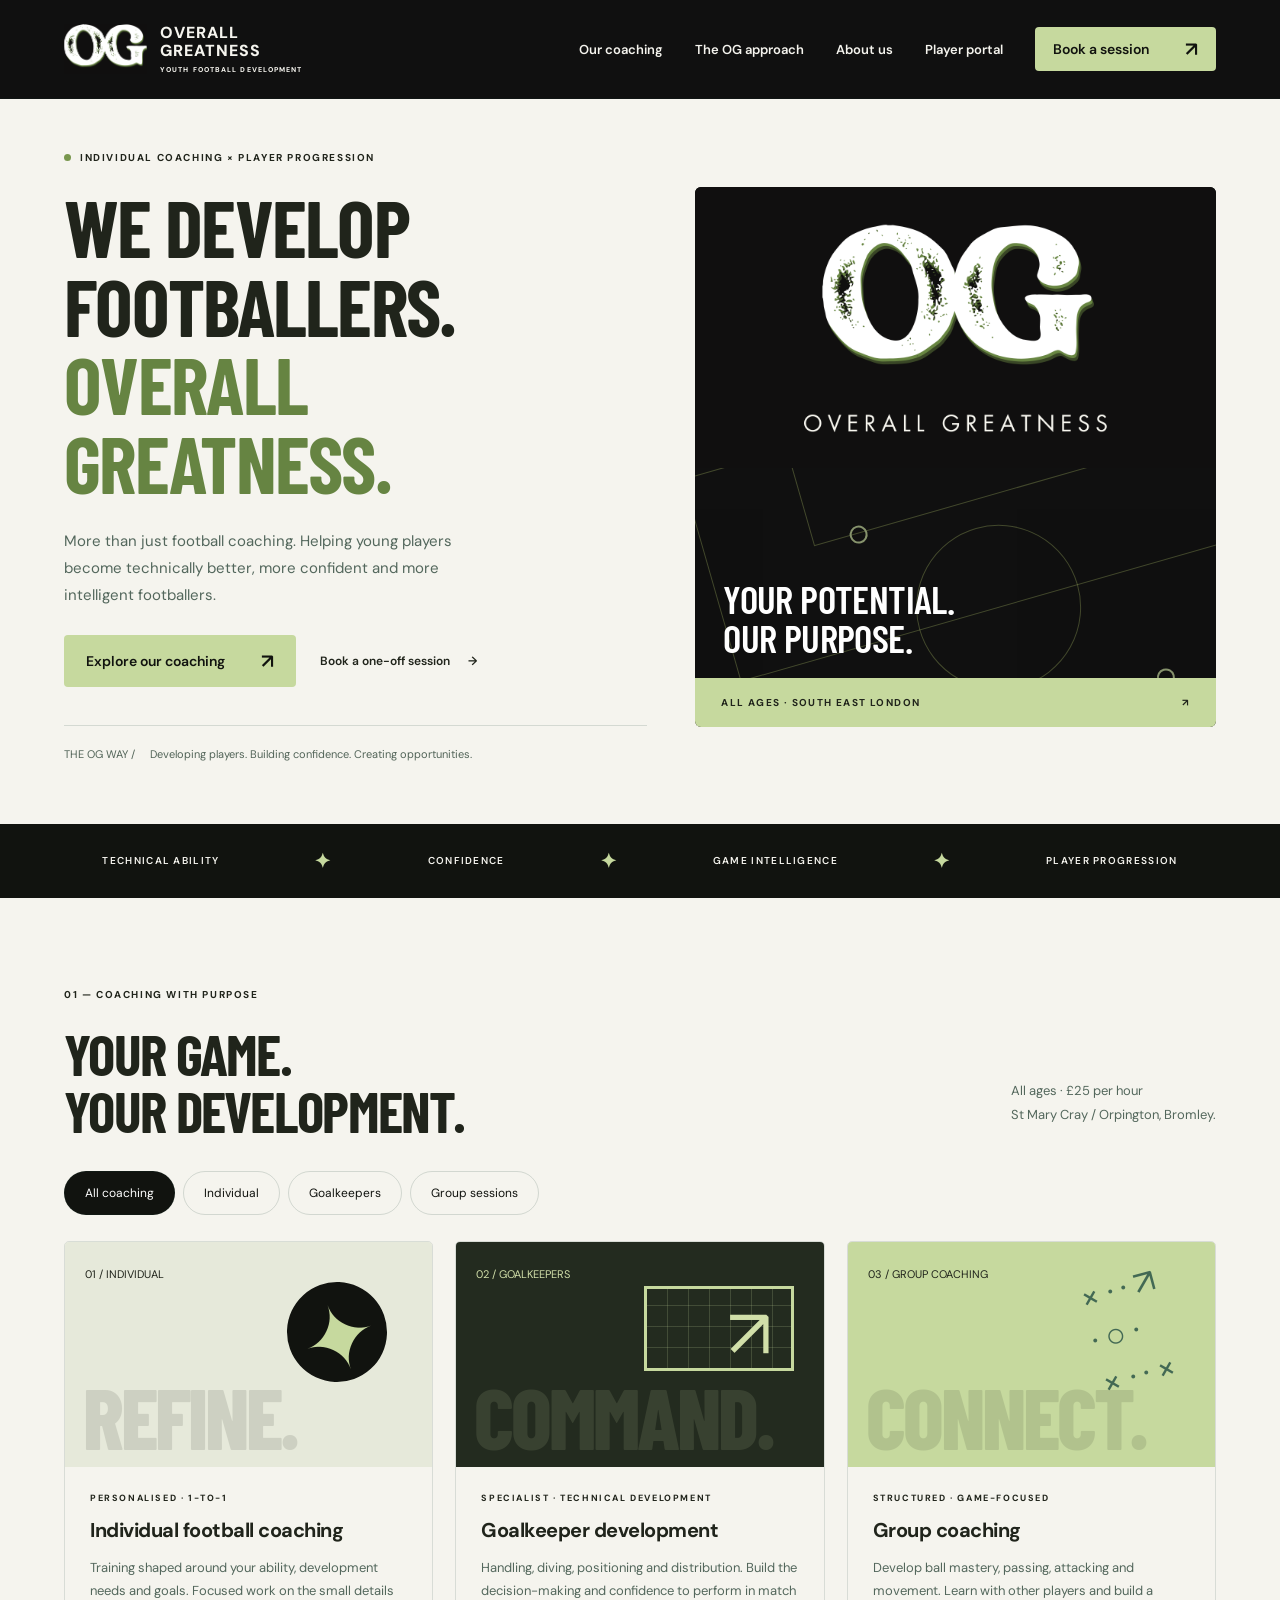
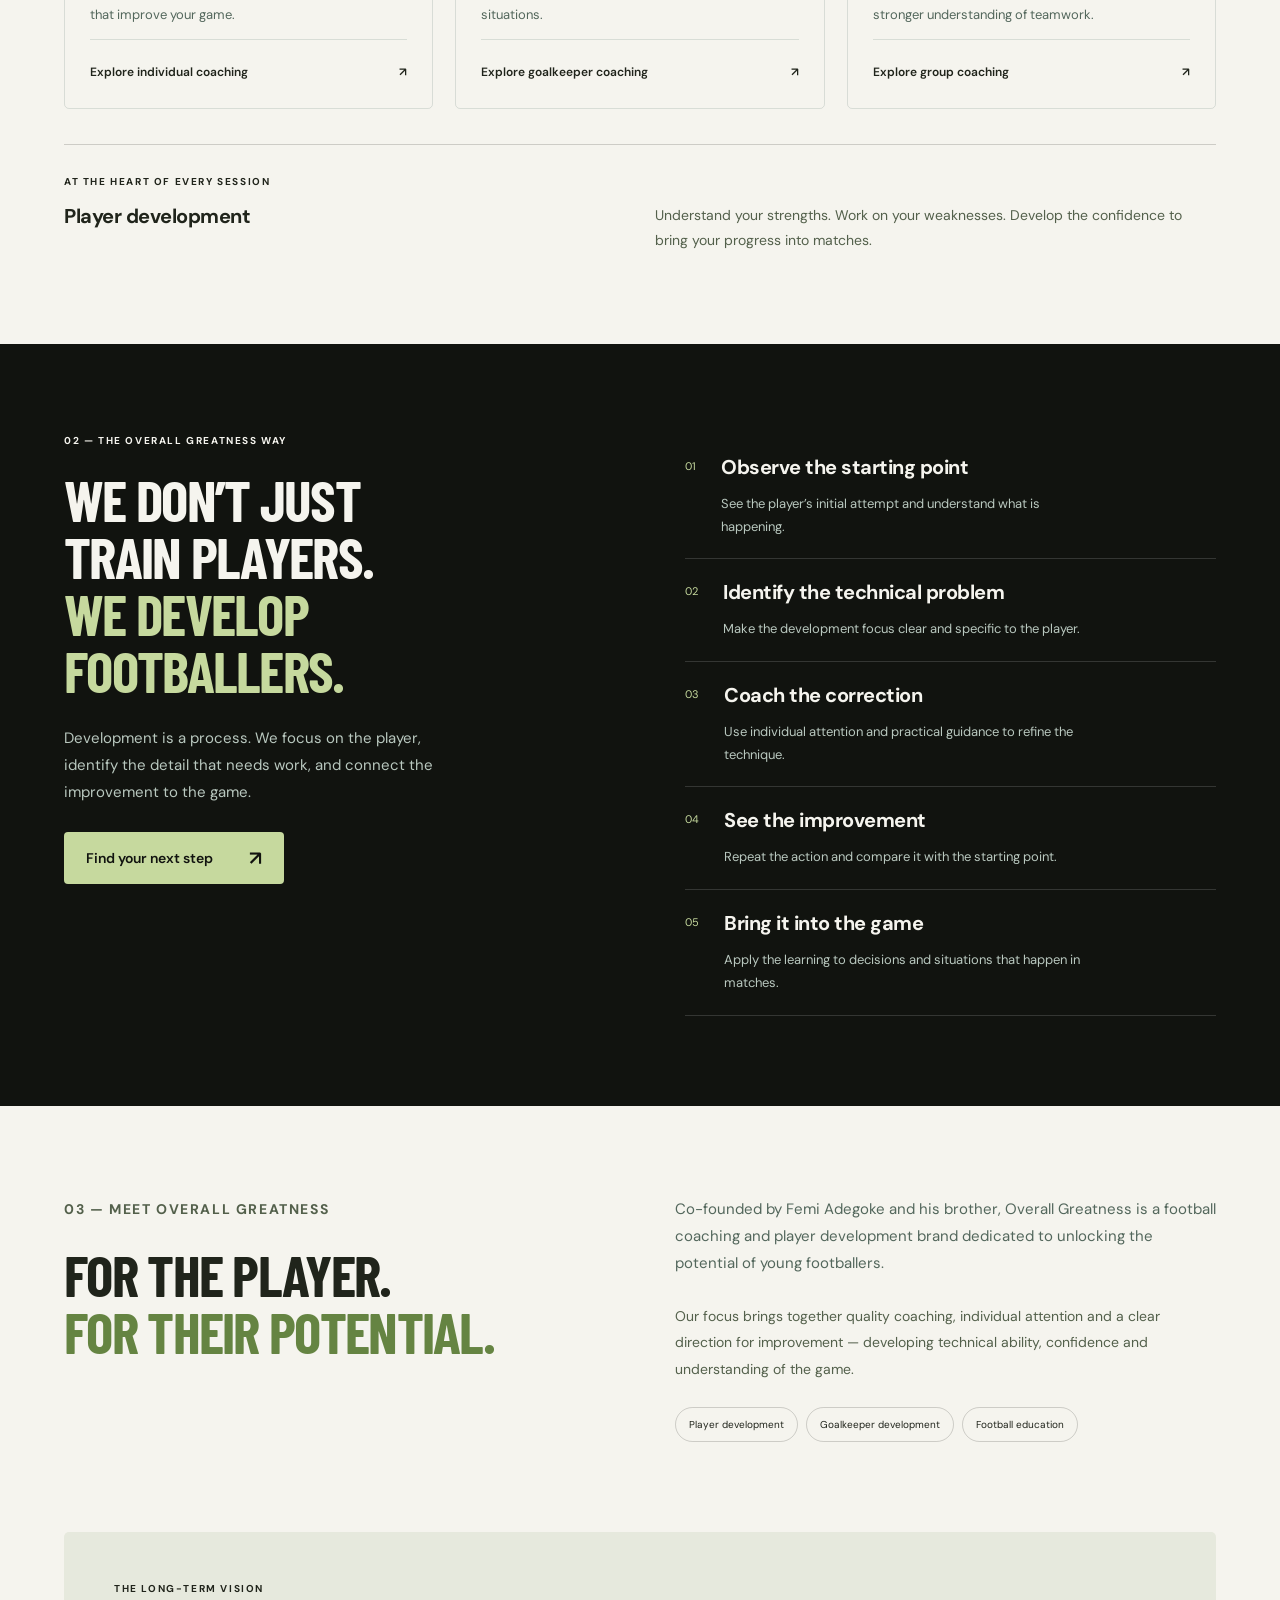
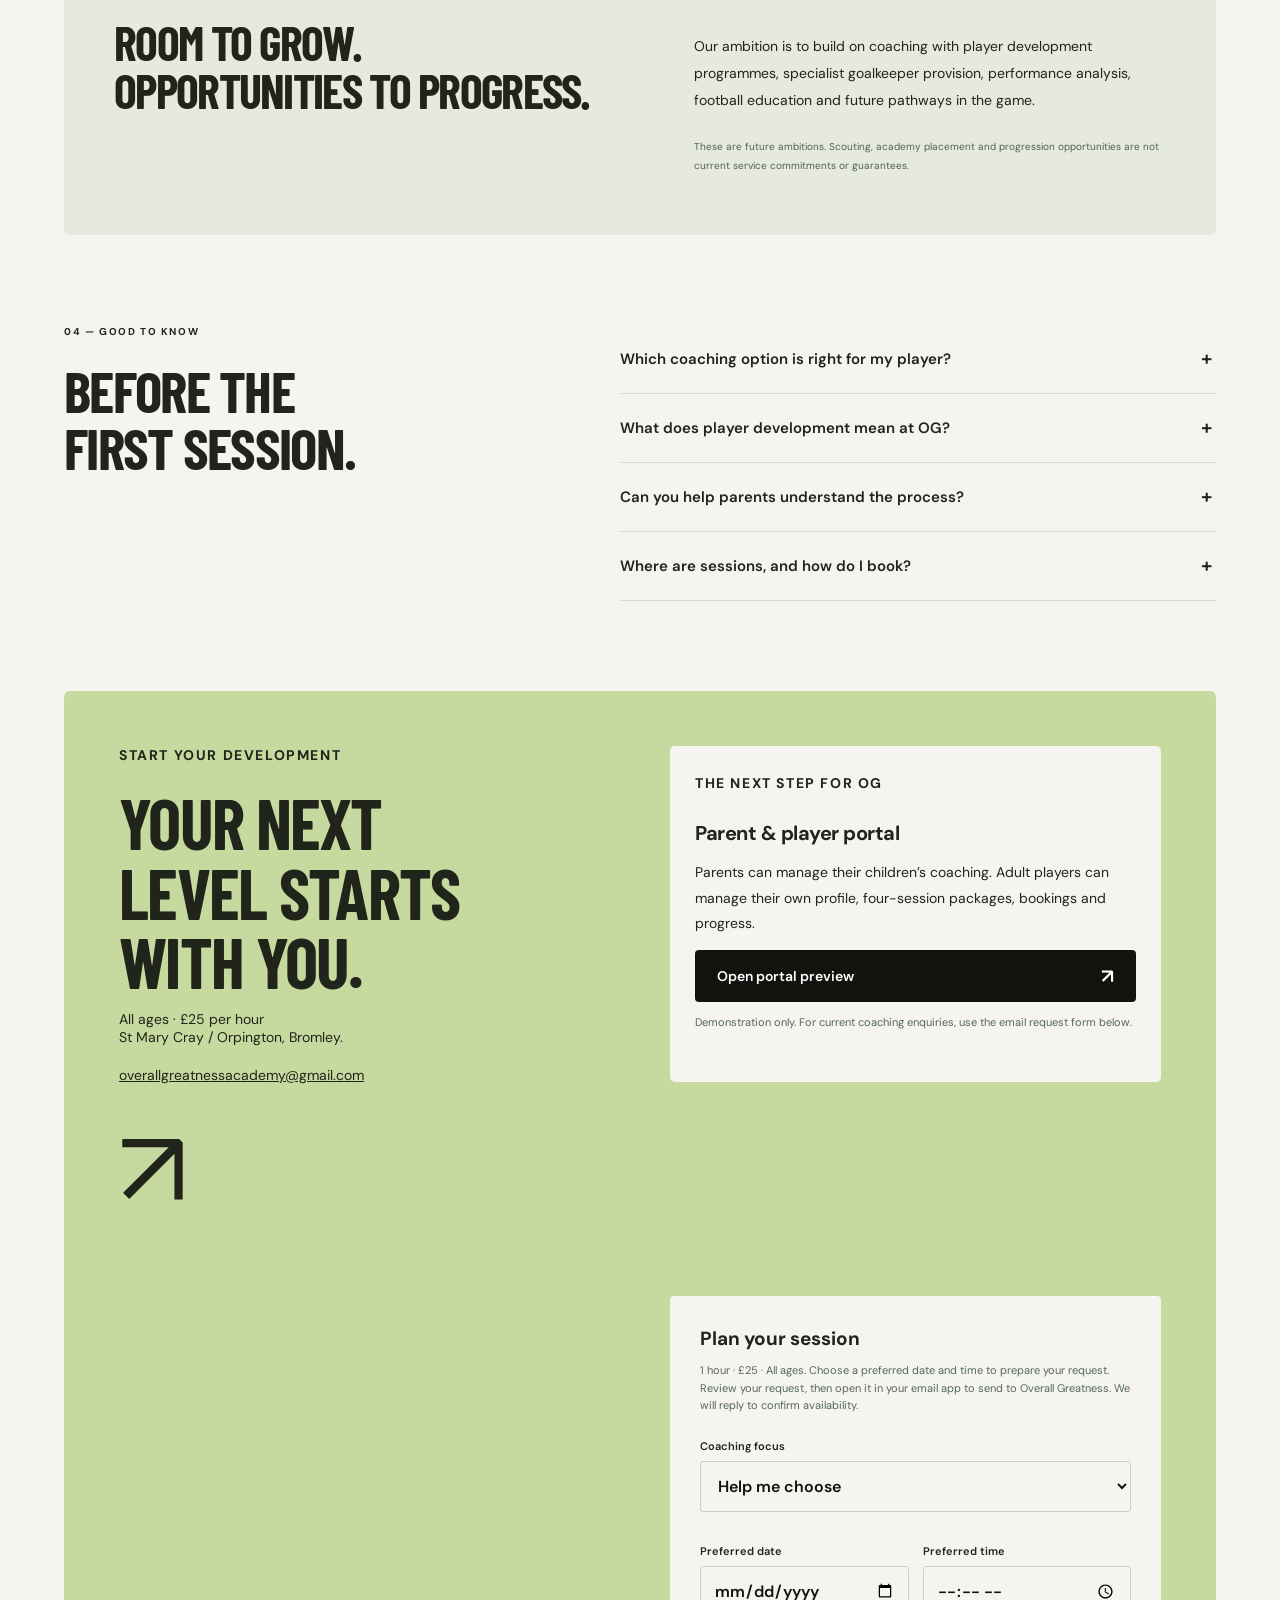
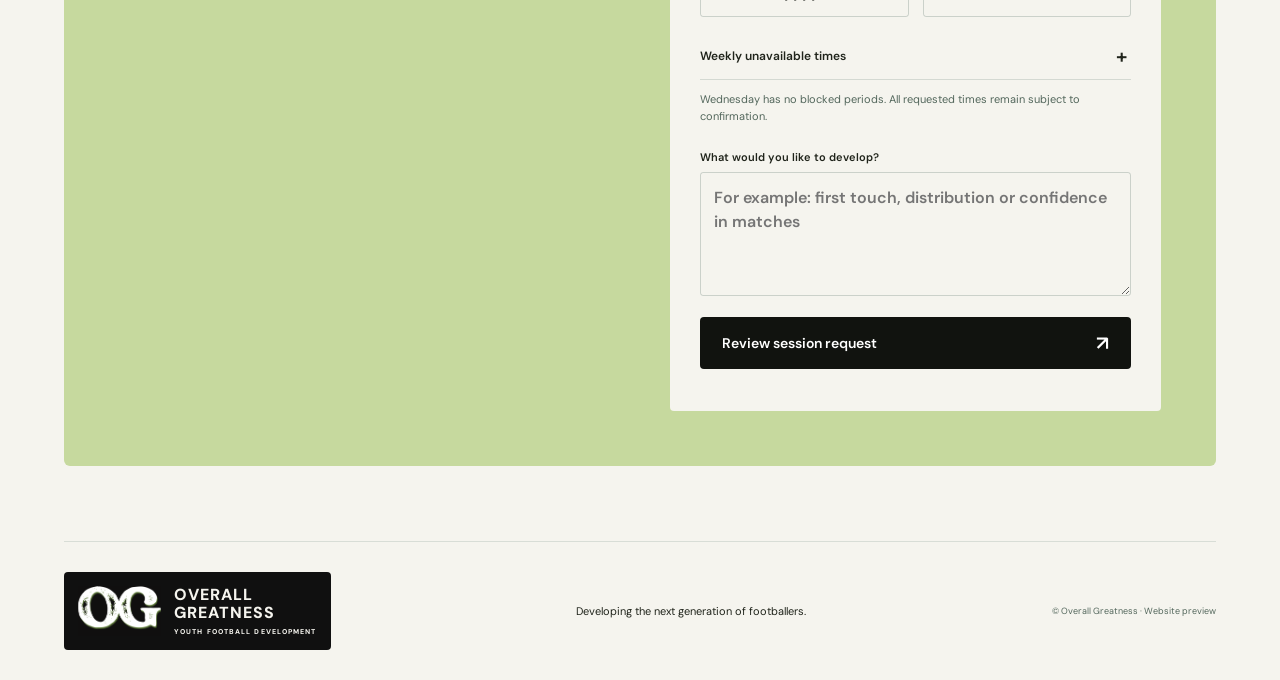
<file: index.html>
<!doctype html>
<html lang="en"><head><meta charset="UTF-8"><meta name="viewport" content="width=device-width, initial-scale=1"><meta name="theme-color" content="#10110f"><meta name="description" content="Overall Greatness helps young footballers develop technical ability, confidence and understanding through individual coaching, goalkeeper development and group training."><title>Overall Greatness — More Than Just Football Coaching</title><link rel="stylesheet" href="style.css"></head>
<body><a class="skip" href="#main">Skip to content</a><header><a class="brand" href="#" aria-label="Overall Greatness home"><span class="logo-crop"><img src="og-logo.png" alt="Overall Greatness OG logo"></span><span>OVERALL<br>GREATNESS<small>YOUTH FOOTBALL DEVELOPMENT</small></span></a><button class="menu" aria-expanded="false" aria-controls="navigation">Menu <span>☰</span></button><nav id="navigation" aria-label="Main navigation"><a href="#programmes">Our coaching</a><a href="#approach">The OG approach</a><a href="#about">About us</a><a href="portal.html">Player portal</a><a class="button small lime" href="book.html">Book a session <span>↗</span></a></nav></header>
<main id="main"><section class="hero"><div class="hero-copy"><p class="eyebrow"><span class="dot"></span> INDIVIDUAL COACHING × PLAYER PROGRESSION</p><h1>We develop<br>footballers.<br><em>Overall greatness.</em></h1><p class="intro">More than just football coaching. Helping young players become technically better, more confident and more intelligent footballers.</p><div class="actions"><a class="button lime" href="#programmes">Explore our coaching <span>↗</span></a><a class="text-link" href="book.html">Book a one-off session <span>→</span></a></div><div class="hero-note"><span>THE OG WAY /</span> Developing players. Building confidence. Creating opportunities.</div></div><div class="hero-art" role="img" aria-label="Overall Greatness logo above an abstract football pitch"><img class="hero-logo" src="og-logo.png" alt=""><div class="pitch"><div class="halfway"></div><div class="circle"></div><div class="box"></div><div class="goal"></div><span class="marker one"></span><span class="marker two"></span><span class="marker three"></span></div><span class="image-label">YOUR POTENTIAL.<br>OUR PURPOSE.</span><div class="art-tag"><span>ALL AGES · SOUTH EAST LONDON</span> ↗</div></div></section>
<div class="values"><span>TECHNICAL ABILITY</span><i>✦</i><span>CONFIDENCE</span><i>✦</i><span>GAME INTELLIGENCE</span><i>✦</i><span>PLAYER PROGRESSION</span></div>
<section id="programmes" class="section"><div class="section-head"><div><p class="eyebrow">01 — COACHING WITH PURPOSE</p><h2>Your game.<br>Your development.</h2></div><p>All ages · £25 per hour<br>St Mary Cray / Orpington, Bromley.</p></div><div class="filters" role="group" aria-label="Filter coaching services"><button class="selected" aria-pressed="true" data-filter="all">All coaching</button><button aria-pressed="false" data-filter="individual">Individual</button><button aria-pressed="false" data-filter="goalkeeper">Goalkeepers</button><button aria-pressed="false" data-filter="group">Group sessions</button></div><div class="cards">
<article class="card" data-age="individual"><div class="card-art a"><span class="large-number">01 / INDIVIDUAL</span><span class="art-word">REFINE.</span><div class="mini-ball">✦</div></div><div class="card-body"><p class="eyebrow">PERSONALISED · 1-TO-1</p><h3>Individual football coaching</h3><p>Training shaped around your ability, development needs and goals. Focused work on the small details that improve your game.</p><a href="#trial" data-programme="Individual football coaching">Explore individual coaching <span>↗</span></a></div></article>
<article class="card" data-age="goalkeeper"><div class="card-art b"><span class="large-number">02 / GOALKEEPERS</span><span class="art-word">COMMAND.</span><div class="keeper-goal"><span>↗</span></div></div><div class="card-body"><p class="eyebrow">SPECIALIST · TECHNICAL DEVELOPMENT</p><h3>Goalkeeper development</h3><p>Handling, diving, positioning and distribution. Build the decision-making and confidence to perform in match situations.</p><a href="#trial" data-programme="Goalkeeper development">Explore goalkeeper coaching <span>↗</span></a></div></article>
<article class="card" data-age="group"><div class="card-art c"><span class="large-number">03 / GROUP COACHING</span><span class="art-word">CONNECT.</span><div class="diagram">× · · ↗<br> · ○ ·<br>× · · ×</div></div><div class="card-body"><p class="eyebrow">STRUCTURED · GAME-FOCUSED</p><h3>Group coaching</h3><p>Develop ball mastery, passing, attacking and movement. Learn with other players and build a stronger understanding of teamwork.</p><a href="#trial" data-programme="Group coaching">Explore group coaching <span>↗</span></a></div></article></div>
<div class="development-strip"><p class="eyebrow">AT THE HEART OF EVERY SESSION</p><h3>Player development</h3><p>Understand your strengths. Work on your weaknesses. Develop the confidence to bring your progress into matches.</p></div></section>
<section id="approach" class="approach section"><div><p class="eyebrow">02 — THE OVERALL GREATNESS WAY</p><h2>We don’t just<br>train players.<br><em>We develop<br>footballers.</em></h2><p class="intro">Development is a process. We focus on the player, identify the detail that needs work, and connect the improvement to the game.</p><a class="button lime" href="#trial">Find your next step <span>↗</span></a></div><div class="principles"><article><span>01</span><div><h3>Observe the starting point</h3><p>See the player’s initial attempt and understand what is happening.</p></div></article><article><span>02</span><div><h3>Identify the technical problem</h3><p>Make the development focus clear and specific to the player.</p></div></article><article><span>03</span><div><h3>Coach the correction</h3><p>Use individual attention and practical guidance to refine the technique.</p></div></article><article><span>04</span><div><h3>See the improvement</h3><p>Repeat the action and compare it with the starting point.</p></div></article><article><span>05</span><div><h3>Bring it into the game</h3><p>Apply the learning to decisions and situations that happen in matches.</p></div></article></div></section>
<section id="about" class="section about"><div><p class="eyebrow">03 — MEET OVERALL GREATNESS</p><h2>For the player.<br><em>For their potential.</em></h2></div><div><p class="intro">Co-founded by Femi Adegoke and his brother, Overall Greatness is a football coaching and player development brand dedicated to unlocking the potential of young footballers.</p><p>Our focus brings together quality coaching, individual attention and a clear direction for improvement — developing technical ability, confidence and understanding of the game.</p><div class="pillars"><span>Player development</span><span>Goalkeeper development</span><span>Football education</span></div></div></section>
<section class="vision section"><p class="eyebrow">THE LONG-TERM VISION</p><h2>Room to grow.<br>Opportunities to progress.</h2><p>Our ambition is to build on coaching with player development programmes, specialist goalkeeper provision, performance analysis, football education and future pathways in the game.</p><p class="vision-note">These are future ambitions. Scouting, academy placement and progression opportunities are not current service commitments or guarantees.</p></section>
<section id="questions" class="section faq"><div><p class="eyebrow">04 — GOOD TO KNOW</p><h2>Before the<br>first session.</h2></div><div><details><summary>Which coaching option is right for my player?</summary><p>Individual coaching focuses on personal development needs. Goalkeeper coaching specialises in the position, while group coaching develops technical skills and teamwork alongside other players.</p></details><details><summary>What does player development mean at OG?</summary><p>It means understanding a player’s strengths and weaknesses, working on technical improvements and building the confidence and game awareness to use those skills in matches.</p></details><details><summary>Can you help parents understand the process?</summary><p>Football education is one of our core pillars. Coaching tips, demonstrations and training insights help young players and parents understand what purposeful development looks like.</p></details><details><summary>Where are sessions, and how do I book?</summary><p>Coaching is available for all ages in St Mary Cray / Orpington, in the Bromley area of South East London, at £25 per hour. Exact venue and session availability will be confirmed when booking. Use the booking form to prepare an email request, or contact <a href="mailto:overallgreatnessacademy@gmail.com">overallgreatnessacademy@gmail.com</a>. Your session is confirmed only once we reply.</p></details></div></section>
<section id="trial" class="trial section"><div><p class="eyebrow">START YOUR DEVELOPMENT</p><h2>Your next<br>level starts<br>with you.</h2><p>All ages · £25 per hour<br>St Mary Cray / Orpington, Bromley.</p><a class="booking-email" href="mailto:overallgreatnessacademy@gmail.com">overallgreatnessacademy@gmail.com</a><span class="trial-arrow" aria-hidden="true">↗</span></div><div class="portal-entry"><p class="eyebrow">THE NEXT STEP FOR OG</p><h3>Parent &amp; player portal</h3><p>Parents can manage their children’s coaching. Adult players can manage their own profile, four-session packages, bookings and progress.</p><a class="button" href="portal.html">Open portal preview <span>↗</span></a><p class="form-note">Demonstration only. For current coaching enquiries, use the email request form below.</p></div><form><p class="form-title">Plan your session</p><p class="form-note">1 hour · £25 · All ages. Choose a preferred date and time to prepare your request. Review your request, then open it in your email app to send to Overall Greatness. We will reply to confirm availability.</p><label>Coaching focus<select name="programme" id="programme"><option>Help me choose</option><option>Individual football coaching</option><option>Goalkeeper development</option><option>Player development</option><option>Strength &amp; conditioning (S&amp;C)</option><option>Position-specific coaching</option><option>Group coaching</option></select></label><div class="booking-fields"><label>Preferred date<input type="date" id="booking-date" name="date" required></label><label>Preferred time<input type="time" id="booking-time" name="time" aria-describedby="availability-hint" required></label></div><p id="availability-hint" role="status" class="availability-error"></p><details class="availability-details"><summary>Weekly unavailable times</summary><p>Monday: 15:30–17:00<br>Tuesday: 15:45–17:15<br>Thursday: 12:15–13:15 and 15:30–16:30<br>All times are UK time. One-hour sessions must fit entirely outside these periods.</p></details><p class="form-note">Wednesday has no blocked periods. All requested times remain subject to confirmation.</p><label>What would you like to develop?<textarea name="focus" rows="4" placeholder="For example: first touch, distribution or confidence in matches"></textarea></label><button class="button" type="submit">Review session request <span>↗</span></button><p id="result" role="status" tabindex="-1"></p></form></section></main>
<footer><a class="brand" href="#" aria-label="Overall Greatness home"><span class="logo-crop"><img src="og-logo.png" alt="Overall Greatness OG logo"></span><span>OVERALL<br>GREATNESS<small>YOUTH FOOTBALL DEVELOPMENT</small></span></a><p>Developing the next generation of footballers.</p><small>© Overall Greatness · Website preview</small></footer><script src="availability.js"></script><script src="app.js"></script></body></html>
</file>
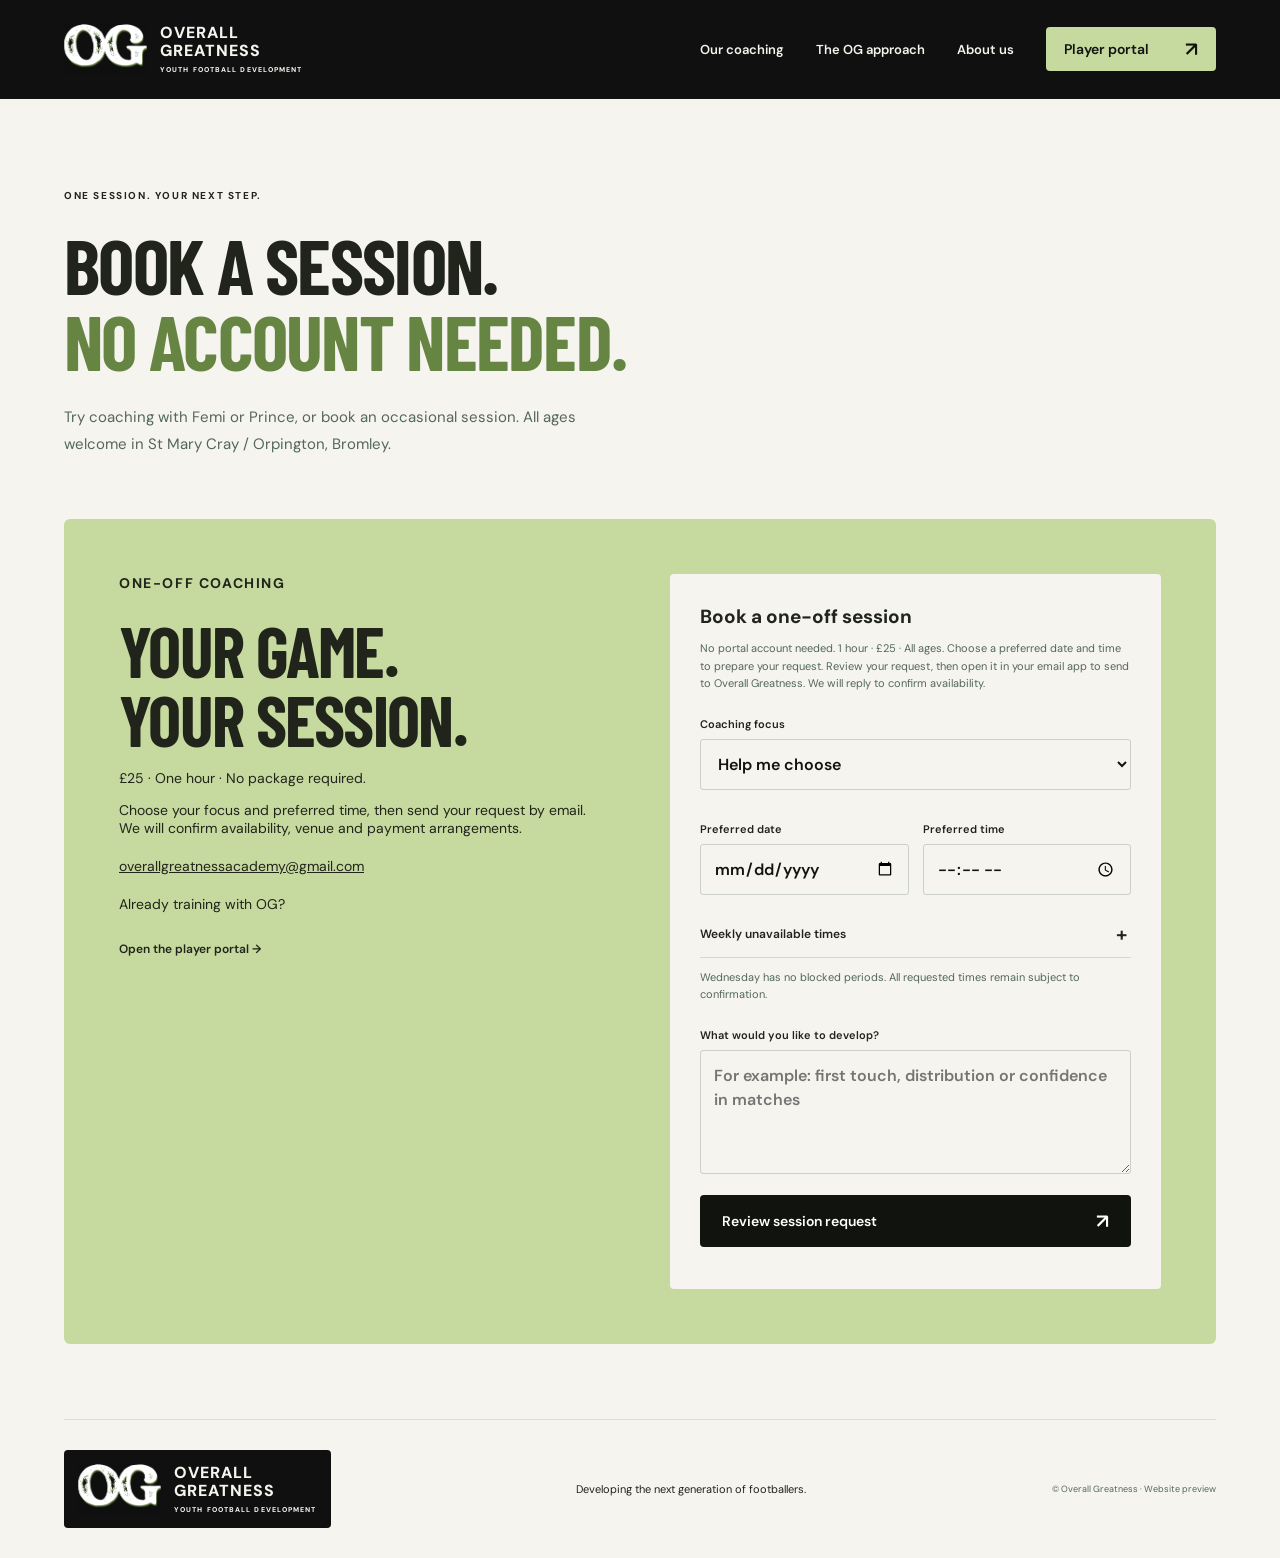
<file: book.html>
<!doctype html><html lang="en"><head><meta charset="utf-8"><meta name="viewport" content="width=device-width,initial-scale=1"><meta name="theme-color" content="#101010"><meta name="description" content="Request a one-off Overall Greatness coaching session for £25 per hour. No portal account needed."><title>Book a Session — Overall Greatness</title><link rel="stylesheet" href="style.css"></head><body><a class="skip" href="#main">Skip to content</a><header><a class="brand" href="index.html" aria-label="Overall Greatness home"><span class="logo-crop"><img src="og-logo.png" alt="Overall Greatness OG logo"></span><span>OVERALL<br>GREATNESS<small>YOUTH FOOTBALL DEVELOPMENT</small></span></a><button class="menu" aria-expanded="false" aria-controls="navigation">Menu <span>☰</span></button><nav id="navigation" aria-label="Main navigation"><a href="index.html#programmes">Our coaching</a><a href="index.html#approach">The OG approach</a><a href="index.html#about">About us</a><a class="button small lime" href="portal.html">Player portal <span>↗</span></a></nav></header><main id="main"><section class="section guest-intro"><p class="eyebrow">ONE SESSION. YOUR NEXT STEP.</p><h1>Book a session.<br><em>No account needed.</em></h1><p class="intro">Try coaching with Femi or Prince, or book an occasional session. All ages welcome in St Mary Cray / Orpington, Bromley.</p></section><section id="trial" class="trial section"><div><p class="eyebrow">ONE-OFF COACHING</p><h2>Your game.<br>Your session.</h2><p>£25 · One hour · No package required.</p><p>Choose your focus and preferred time, then send your request by email. We will confirm availability, venue and payment arrangements.</p><a class="booking-email" href="mailto:overallgreatnessacademy@gmail.com">overallgreatnessacademy@gmail.com</a><p>Already training with OG?</p><a class="text-link" href="portal.html">Open the player portal →</a></div><form><p class="form-title">Book a one-off session</p><p class="form-note">No portal account needed. 1 hour · £25 · All ages. Choose a preferred date and time to prepare your request. Review your request, then open it in your email app to send to Overall Greatness. We will reply to confirm availability.</p><label>Coaching focus<select name="programme" id="programme"><option>Help me choose</option><option>Individual football coaching</option><option>Goalkeeper development</option><option>Player development</option><option>Strength &amp; conditioning (S&amp;C)</option><option>Position-specific coaching</option><option>Group coaching</option></select></label><div class="booking-fields"><label>Preferred date<input type="date" id="booking-date" name="date" required></label><label>Preferred time<input type="time" id="booking-time" name="time" aria-describedby="availability-hint" required></label></div><p id="availability-hint" role="status" class="availability-error"></p><details class="availability-details"><summary>Weekly unavailable times</summary><p>Monday: 15:30–17:00<br>Tuesday: 15:45–17:15<br>Thursday: 12:15–13:15 and 15:30–16:30<br>All times are UK time. One-hour sessions must fit entirely outside these periods.</p></details><p class="form-note">Wednesday has no blocked periods. All requested times remain subject to confirmation.</p><label>What would you like to develop?<textarea name="focus" rows="4" placeholder="For example: first touch, distribution or confidence in matches"></textarea></label><button class="button" type="submit">Review session request <span>↗</span></button><p id="result" role="status" tabindex="-1"></p></form></section></main><footer><a class="brand" href="index.html" aria-label="Overall Greatness home"><span class="logo-crop"><img src="og-logo.png" alt="Overall Greatness OG logo"></span><span>OVERALL<br>GREATNESS<small>YOUTH FOOTBALL DEVELOPMENT</small></span></a><p>Developing the next generation of footballers.</p><small>© Overall Greatness · Website preview</small></footer><script src="availability.js"></script><script src="app.js"></script></body></html>
</file>
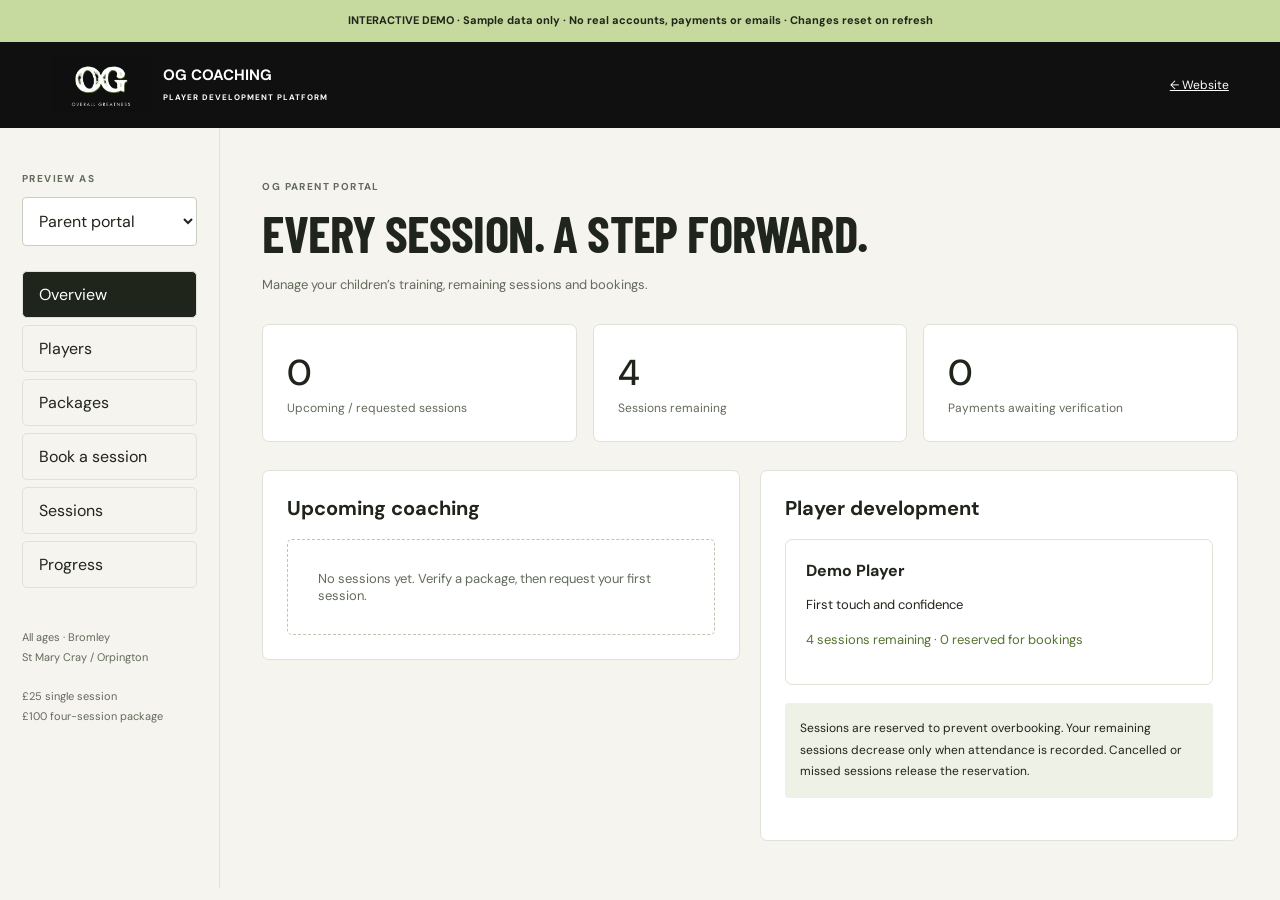
<file: portal.html>
<!doctype html><html lang="en"><head><meta charset="utf-8"><meta name="viewport" content="width=device-width,initial-scale=1"><title>OG Coaching Platform — Interactive Preview</title><link rel="stylesheet" href="portal.css"></head><body><div class="demo">INTERACTIVE DEMO · Sample data only · No real accounts, payments or emails · Changes reset on refresh</div><header><a href="index.html" class="brand"><img src="og-logo.png" alt="Overall Greatness"><span>OG COACHING<br><small>PLAYER DEVELOPMENT PLATFORM</small></span></a><a href="index.html">← Website</a></header><div class="shell"><aside><p>PREVIEW AS</p><label class="sr" for="role">Preview role</label><select id="role"><option value="parent">Parent portal</option><option value="adult">Player portal</option><option value="Femi">Femi — Coach</option><option value="Prince">Prince — Coach</option><option value="admin">OG Admin</option></select><nav id="navigation"></nav><div class="aside-note">All ages · Bromley<br>St Mary Cray / Orpington<br><br>£25 single session<br>£100 four-session package</div></aside><main id="content"></main></div><div id="notice" role="status"></div><script src="availability.js"></script><script src="portal.js"></script></body></html>
</file>
<file: style.css>
@import url('https://fonts.googleapis.com/css2?family=Barlow+Condensed:wght@600;700;800&family=DM+Sans:wght@400;500;600;700&display=swap');
:root{--green:#123c2e;--lime:#dcf582;--paper:#f7f7ef;--ink:#163d30;--ease:cubic-bezier(.23,1,.32,1)}*{box-sizing:border-box}html{scroll-behavior:smooth;scroll-padding-top:100px}body{margin:0;background:var(--paper);color:var(--ink);font-family:'DM Sans',Arial,sans-serif;-webkit-tap-highlight-color:transparent}a{color:inherit;text-decoration:none}button,input,select{font:inherit}button,a,input,select,summary{touch-action:manipulation}button,a{transition:transform 160ms var(--ease)}button:active,.button:active{transform:scale(.97)}:focus-visible{outline:3px solid #688f22;outline-offset:5px}.skip{position:fixed;top:-80px;background:var(--lime);padding:15px;z-index:10}.skip:focus{top:10px}header{padding:24px 5%;display:flex;align-items:center;justify-content:space-between;border-bottom:1px solid #163d3020}.brand{display:flex;align-items:center;gap:11px;font-size:22px;font-weight:800;letter-spacing:-1px}.brand small{display:block;font-size:8px;letter-spacing:2px;margin-top:3px}.crest{display:grid;place-items:center;border:2px solid currentColor;border-radius:4px 4px 16px 16px;width:39px;height:45px;font-size:24px;font-family:'Barlow Condensed',Impact,sans-serif}nav{display:flex;align-items:center;gap:32px;font-size:13px;font-weight:600}.button{display:inline-flex;align-items:center;justify-content:space-between;gap:36px;min-height:52px;padding:16px 22px;background:var(--green);color:white;border:0;border-radius:4px;font-weight:600;font-size:14px;cursor:pointer}.button span{font-size:20px;line-height:1}.small{min-height:44px;padding:12px 18px}.lime{background:var(--lime);color:var(--green)}.menu{display:none}.hero{display:grid;grid-template-columns:1.12fr 1fr;padding:52px 5% 60px;gap:48px;align-items:center}.eyebrow{font-size:10px;letter-spacing:1.6px;font-weight:700;display:flex;align-items:center;gap:9px;margin:0 0 24px}.dot{width:7px;height:7px;border-radius:50%;background:#62852d}h1,h2{font-family:'Barlow Condensed',Impact,'Arial Narrow',sans-serif;font-weight:700;letter-spacing:-1.7px;line-height:.99;margin:0;text-transform:uppercase}h1{font-size:clamp(58px,6.7vw,105px)}em{font-style:normal;color:#658442}.intro{font-size:15px;line-height:1.8;max-width:390px;color:#53675c;margin:26px 0}.actions{display:flex;align-items:center;gap:24px;flex-wrap:wrap}.text-link{font-size:12px;font-weight:600;display:flex;gap:18px;min-height:44px;align-items:center}.hero-note{border-top:1px solid #163d3026;margin-top:38px;padding-top:19px;font-size:11px;color:#526458}.hero-note span{margin-right:12px}.hero-art{height:540px;position:relative;overflow:hidden;background:var(--green);border-radius:6px;background-image:radial-gradient(ellipse at 100% 0,#52835a80,transparent 70%)}.pitch{position:absolute;inset:35px -50px 50px 35px;border:1px solid #dcf58260;transform:rotate(-16deg);border-radius:2px}.halfway{position:absolute;width:100%;height:1px;top:50%;background:#dcf58260}.circle{position:absolute;width:165px;height:165px;border:1px solid #dcf58260;border-radius:50%;left:calc(50% - 82px);top:calc(50% - 82px)}.box{position:absolute;width:60%;height:100px;border:1px solid #dcf58260;left:20%;top:0}.goal{position:absolute;width:25%;height:40px;border:1px solid #dcf58260;left:37.5%;top:0}.ball{position:absolute;left:40%;top:38%;background:var(--paper);color:var(--green);width:110px;height:110px;border-radius:50%;font-size:95px;line-height:1;text-align:center;box-shadow:15px 22px 30px #0005;transform:rotate(12deg)}.run{position:absolute;right:13%;top:10%;font-size:140px;color:var(--lime)}.marker{position:absolute;width:18px;height:18px;border:2px solid var(--lime);border-radius:50%}.one{top:70%;left:20%}.two{top:22%;left:27%}.three{top:75%;left:75%}.image-label{position:absolute;left:28px;bottom:66px;font-family:'Barlow Condensed',Impact,sans-serif;font-size:39px;line-height:1;color:white;font-weight:600;letter-spacing:-.6px}.art-tag{position:absolute;bottom:0;left:0;right:0;background:var(--lime);padding:18px 26px;display:flex;justify-content:space-between;font-size:10px;font-weight:700;letter-spacing:1.4px}.values{display:flex;justify-content:space-around;align-items:center;gap:18px;padding:24px 5%;background:var(--green);color:var(--paper);font-size:10px;letter-spacing:1.3px;font-weight:600}.values i{font-style:normal;color:var(--lime);font-size:20px}.section{padding:90px 5%;scroll-margin-top:15px}.section-head{display:flex;justify-content:space-between;align-items:end;gap:24px}h2{font-size:clamp(43px,4.5vw,68px)}.section-head>p{font-size:13px;color:#53675c;line-height:1.8}.filters{display:flex;gap:8px;flex-wrap:wrap;margin:32px 0 26px}.filters button{border:1px solid #163d3028;border-radius:30px;padding:12px 20px;background:transparent;color:var(--green);font-size:12px;cursor:pointer;min-height:44px}.filters .selected{color:white;background:var(--green)}.cards{display:grid;grid-template-columns:repeat(3,1fr);gap:22px}.card{border:1px solid #163d3020;border-radius:5px;overflow:hidden}.card[hidden]{display:none}.card-art{height:225px;position:relative;overflow:hidden;padding:20px}.a{background:#e6e9da}.b{background:#dce5df}.c{background:#dff18f}.large-number{font-size:11px;position:relative;z-index:1}.art-word{font-family:'Barlow Condensed',Impact,sans-serif;font-weight:800;font-size:105px;position:absolute;bottom:-13px;left:18px;opacity:.12;letter-spacing:-3px}.mini-ball{position:absolute;right:45px;top:40px;border-radius:50%;width:100px;height:100px;background:var(--green);color:var(--lime);font-size:90px;text-align:center;transform:rotate(-20deg)}.diagram{font-size:34px;line-height:1.3;position:absolute;right:48px;top:24px;transform:rotate(-15deg);color:#436954}.big-arrow{font-size:200px;line-height:1;position:absolute;right:30px;top:-10px}.card-body{padding:25px}.card-body .eyebrow{font-size:9px;margin-bottom:13px}h3{font-size:20px;letter-spacing:-.5px;margin:0 0 12px}.card-body>p:not(.eyebrow){font-size:13px;color:#53675c;line-height:1.8;min-height:70px}.card-body a{border-top:1px solid #163d3020;display:flex;justify-content:space-between;align-items:center;padding-top:20px;min-height:44px;font-size:12px;font-weight:600}.demo-note{font-size:10px;color:#647368;margin:20px 0 0;line-height:1.7}.approach{background:var(--green);color:var(--paper);display:grid;grid-template-columns:1fr 1fr;gap:90px}.approach em{color:var(--lime)}.approach .intro{color:#b9c8bf}.principles{align-self:center}.principles article{display:flex;gap:25px;padding:26px 0;border-bottom:1px solid #ffffff26}.principles article>span{font-size:11px;color:var(--lime);padding-top:5px}.principles p{font-size:13px;line-height:1.8;color:#b9c8bf;margin:0;max-width:360px}.faq{display:grid;grid-template-columns:1fr 1.25fr;gap:80px}details{border-bottom:1px solid #163d3026}summary{cursor:pointer;list-style:none;padding:24px 30px 24px 0;font-size:15px;font-weight:600;position:relative;min-height:60px}summary::-webkit-details-marker{display:none}summary:after{content:'+';position:absolute;right:4px;font-size:20px;top:20px}details[open] summary:after{content:'−'}details p{font-size:13px;line-height:1.8;color:#53675c;max-width:480px;margin:0 30px 24px 0}.trial{margin:0 5% 75px;padding:55px;background:var(--lime);display:grid;grid-template-columns:1fr 1fr;gap:60px;border-radius:6px}.trial h2{font-size:82px}.trial p{font-size:14px}.trial-arrow{font-size:110px;line-height:1.2}.trial form{background:var(--paper);padding:30px;border-radius:4px}.form-title{font-weight:700;font-size:19px!important;margin:0}.form-note{font-size:11px!important;color:#53675c;line-height:1.6;margin-bottom:24px}label{display:block;font-size:11px;font-weight:600;margin:16px 0}input,select{display:block;width:100%;border:1px solid #163d3030;background:transparent;color:var(--green);border-radius:3px;padding:13px;margin-top:8px;min-height:46px;font-size:16px}.trial form .button{width:100%;margin-top:5px}#result{font-size:12px;line-height:1.6;margin-bottom:0}footer{border-top:1px solid #163d3020;margin:0 5%;padding:30px 0;display:flex;justify-content:space-between;align-items:center;gap:20px;flex-wrap:wrap}footer p{font-size:11px}footer>small{font-size:9px;color:#53675c}.reveal{opacity:0;transform:translateY(12px);transition:opacity 280ms var(--ease),transform 280ms var(--ease)}.reveal.visible{opacity:1;transform:translateY(0)}@media(hover:hover) and (pointer:fine){.button:hover{transform:translateY(-2px)}nav>a:not(.button):hover,.text-link:hover{opacity:.65}.card-body a:hover span{transform:translate(2px,-2px)}.card-body a span{transition:transform 160ms var(--ease)}}@media(min-width:1450px){header,.hero,.section,.values,footer{padding-left:max(5%,calc((100vw - 1320px)/2));padding-right:max(5%,calc((100vw - 1320px)/2))}.trial{max-width:1320px;margin-left:auto;margin-right:auto;padding:60px}}@media(max-width:900px){nav{gap:18px}.hero{gap:25px}.hero-art{height:470px}.actions{gap:10px}.cards{gap:14px}.card-body{padding:20px}.approach{gap:40px}.trial{padding:36px;gap:30px}.faq{gap:40px}.values{font-size:8px;gap:12px}}@media(max-width:680px){header{padding:20px 6%;position:relative;flex-wrap:wrap}.brand{font-size:19px}.menu{display:flex;gap:20px;align-items:center;border:1px solid #163d3028;background:transparent;border-radius:4px;padding:12px;font-size:12px;min-height:44px}nav{display:none;width:100%;padding:25px 0 2px;align-items:stretch;gap:5px;flex-direction:column}nav.open{display:flex}nav>a{padding:14px 0}nav>.button{padding:14px 18px;margin-top:10px}.hero{grid-template-columns:1fr;padding:38px 6%;gap:32px}h1{font-size:clamp(58px,12vw,82px)}.eyebrow{font-size:9px;margin-bottom:20px}.hero .intro{max-width:360px}.hero-note{margin-top:24px}.hero-art{height:380px}.image-label{font-size:34px}.values{padding:20px 6%;display:grid;grid-template-columns:1fr 1fr;gap:16px;font-size:8px}.values i{display:none}.section{padding:58px 6%}.section-head{display:block}.section-head>p{margin-top:22px}h2{font-size:47px}.filters{gap:6px}.filters button{padding:11px 14px;font-size:11px}.cards{grid-template-columns:1fr;gap:24px}.card-art{height:210px}.card-body>p:not(.eyebrow){min-height:0}.approach,.faq{grid-template-columns:1fr;gap:25px}.principles article{padding:22px 0}.trial{margin:0 6% 45px;padding:28px 22px;gap:25px;grid-template-columns:1fr}.trial h2{font-size:63px}.trial-arrow{display:none}.trial form{padding:22px}.trial .eyebrow{font-size:9px}footer{margin:0 6%;align-items:start;flex-direction:column;gap:12px}footer p{margin:0}footer>small{line-height:1.7}}@media(prefers-reduced-motion:reduce){html{scroll-behavior:auto}*,*:before,*:after{transition-duration:0ms!important;animation:none!important}.reveal{opacity:1;transform:none}}
/* Overall Greatness brand */
:root{--green:#11130f;--lime:#c6d99e;--paper:#f5f4ee;--ink:#20241b}
header{background:#101010;color:var(--paper)}.brand{font-size:16px;letter-spacing:1px;line-height:1.1;gap:13px}.brand small{font-size:7px;letter-spacing:1.1px;margin-top:7px}.logo-crop{position:relative;display:block;width:83px;height:50px;overflow:hidden;flex-shrink:0;background:#101010}.logo-crop img{position:absolute;width:160px;max-width:none;left:-39px;top:-15px}.hero h1{font-size:clamp(55px,6.2vw,96px)}.hero em{color:#668442}.hero-art{background:#101010}.hero-logo{position:absolute;width:100%;top:-12px;left:0;z-index:1}.hero-art .pitch{inset:210px -50px -90px 35px;opacity:.65}.image-label{z-index:2;bottom:70px}.art-tag{z-index:3}.dot{background:#78964d}.b{background:#232b1f;color:#d1dfa9}.c{background:#c6d99e}.card-art .art-word{font-size:85px;bottom:0}.keeper-goal{position:absolute;top:44px;right:30px;width:150px;height:85px;border:3px solid #c6d99e;background:repeating-linear-gradient(90deg,transparent 0 20px,#c6d99e30 20px 21px),repeating-linear-gradient(0deg,transparent 0 20px,#c6d99e30 20px 21px)}.keeper-goal span{position:absolute;right:20px;top:0;font-size:70px}.development-strip{display:grid;grid-template-columns:1fr 1fr;gap:0 30px;padding-top:30px;margin-top:35px;border-top:1px solid #20241b30}.development-strip .eyebrow{grid-column:1/-1;margin-bottom:15px}.development-strip p:last-child{font-size:14px;line-height:1.8;margin:0;color:#53604b}.about{display:grid;grid-template-columns:1fr 1fr;gap:70px}.about .intro{margin-top:0;max-width:none}.about>div>p:not(.intro){font-size:14px;line-height:1.9;color:#53604b}.pillars{display:flex;gap:8px;flex-wrap:wrap;margin-top:25px}.pillars span{font-size:10px;border:1px solid #20241b30;border-radius:30px;padding:10px 13px}.vision{margin:0 5%;background:#e6e9dd;padding:50px;display:grid;grid-template-columns:1.1fr 1fr;gap:0 60px;border-radius:5px}.vision .eyebrow{grid-column:1/-1}.vision h2{font-size:48px}.vision>p:not(.eyebrow){font-size:14px;line-height:1.9}.vision .vision-note{grid-column:2;font-size:10px!important;color:#53604b}.trial h2{font-size:70px}textarea{display:block;width:100%;border:1px solid #163d3030;background:transparent;color:var(--green);border-radius:3px;padding:13px;margin-top:8px;font:inherit;font-size:16px;resize:vertical;line-height:1.5}footer .brand{color:var(--paper);background:#101010;padding:14px;border-radius:4px}#result:not(:empty){border-top:1px solid #20241b30;padding-top:15px}.menu{color:inherit;border-color:#ffffff50}.principles article{padding:20px 0}nav a{white-space:nowrap}
@media(max-width:900px){.brand{font-size:13px}nav{gap:16px;font-size:12px}.about{gap:35px}.hero-logo{top:10px}.vision{gap:0 30px}.card-art .art-word{font-size:64px}}
@media(max-width:680px){.hero h1{font-size:clamp(52px,11.5vw,78px)}.logo-crop{width:73px}.brand small{font-size:6px}.hero-art{height:390px}.hero-logo{top:-25px;max-height:330px;object-fit:contain}.hero-art .pitch{inset:180px -50px -90px 35px}.image-label{font-size:32px}.card-art .art-word{font-size:90px}.about{grid-template-columns:1fr;gap:25px}.development-strip{grid-template-columns:1fr}.development-strip h3{margin-bottom:10px}.vision{padding:30px 24px;grid-template-columns:1fr;gap:10px;margin:0 6%}.vision h2{font-size:43px}.vision .vision-note{grid-column:1}.trial h2{font-size:60px}header .button{background:var(--lime);color:var(--ink)}}

.booking-fields{display:grid;grid-template-columns:1fr 1fr;gap:14px}.booking-fields input{min-width:0}#result a{display:flex;margin-top:15px}.hero-note{line-height:1.7}@media(max-width:380px){.booking-fields{grid-template-columns:1fr;gap:0}header .brand{font-size:11px}.brand small{font-size:5px}.logo-crop{width:64px}.logo-crop img{left:-44px}.menu{gap:8px;padding:10px}header{gap:10px}}

.booking-email{display:block;font-size:clamp(10px,2.8vw,14px);text-decoration:underline;overflow-wrap:anywhere;margin:20px 0}.trial-arrow{display:block}details p a{text-decoration:underline;overflow-wrap:anywhere}

.availability-error{color:#8a3026;font-size:12px!important;line-height:1.6}.availability-error:empty{display:none}.availability-details summary{font-size:12px;padding-top:15px;padding-bottom:15px;min-height:44px}.availability-details summary:after{top:10px}.availability-details p{font-size:12px;margin-right:0}

.portal-entry{align-self:start;background:#f5f4ee;padding:25px;border-radius:5px}.trial>form{grid-column:2}.portal-entry p{line-height:1.8}.portal-entry .button{width:100%}@media(max-width:680px){.trial>form{grid-column:1}}

.guest-intro{padding-bottom:35px}.guest-intro h1{font-size:clamp(48px,6vw,85px)}.guest-intro em{color:#668442}.guest-intro .intro{max-width:540px}.guest-intro+#trial>form{grid-column:2;grid-row:1}@media(max-width:680px){.guest-intro+#trial>form{grid-column:1;grid-row:auto}}
</file>
<file: portal.css>
@import url('https://fonts.googleapis.com/css2?family=DM+Sans:wght@400;500;600;700&family=Barlow+Condensed:wght@600;700&display=swap');
:root{--ink:#20251b;--muted:#626b5c;--line:#dfe2d7;--lime:#c6d99e;--paper:#f5f4ee}*{box-sizing:border-box}body{margin:0;font-family:'DM Sans',Arial,sans-serif;background:var(--paper);color:var(--ink)}.demo{padding:12px 20px;text-align:center;font-size:11px;line-height:1.6;background:var(--lime);font-weight:700}header{padding:15px 4%;background:#101010;color:white;display:flex;justify-content:space-between;align-items:center;gap:20px}a{color:inherit}.brand{display:flex;align-items:center;gap:12px;text-decoration:none;font-weight:700;font-size:15px}.brand img{width:100px}.brand small{font-size:8px;letter-spacing:1px}header>a:last-child{font-size:12px}.shell{display:grid;grid-template-columns:220px 1fr;min-height:calc(100dvh - 140px)}aside{padding:32px 22px;border-right:1px solid var(--line)}aside>p,.eyebrow{font-size:10px;letter-spacing:1.4px;font-weight:700;color:var(--muted)}nav{display:grid;gap:7px;margin-top:25px}button,input,select,textarea{font:inherit}button{cursor:pointer;border:1px solid var(--line);background:white;color:var(--ink);padding:12px 16px;border-radius:5px;min-height:44px;transition:transform 150ms cubic-bezier(.23,1,.32,1)}button:active{transform:scale(.97)}button:disabled{opacity:.5;cursor:default}button.primary{background:var(--ink);color:white;border-color:var(--ink)}button.danger{color:#913d2a}nav button{text-align:left;background:transparent}nav button.active{background:var(--ink);color:white}input,select,textarea{width:100%;padding:12px;border:1px solid #c8cec0;border-radius:4px;background:white;color:var(--ink);font-size:16px;min-width:0}label{font-size:12px;display:grid;gap:8px;margin:16px 0}textarea{resize:vertical}main{padding:40px 4%;max-width:1400px;width:100%}h1{font:700 clamp(36px,4vw,56px)/1 'Barlow Condensed',Impact,sans-serif;text-transform:uppercase;letter-spacing:-.6px;margin:12px 0 16px}h2{font-size:20px;margin:0 0 18px}h3{font-size:16px;margin:0 0 8px}p{line-height:1.7;font-size:13px}.muted{color:var(--muted)}.stats{display:grid;grid-template-columns:repeat(3,1fr);gap:16px;margin:28px 0}.stat,.panel,.item{background:#fff;border:1px solid var(--line);border-radius:7px;padding:24px}.stat strong{display:block;font-size:36px;font-weight:500}.stat span{font-size:12px;color:var(--muted)}.grid{display:grid;grid-template-columns:1fr 1fr;gap:20px;align-items:start}.stack{display:grid;gap:14px}.item{padding:20px}.row{display:flex;justify-content:space-between;gap:15px;align-items:start;flex-wrap:wrap}.badge{font-size:10px;padding:6px 9px;background:#edf1e6;border-radius:20px;white-space:nowrap}.badge.pending{background:#faf0d7;color:#7a5a15}.badge.cancelled{background:#f5e4df;color:#8a3b2b}.actions{display:flex;gap:8px;flex-wrap:wrap;margin-top:18px}.actions button{font-size:12px}.empty{padding:30px;border:1px dashed #bec6b3;border-radius:5px;font-size:13px;color:var(--muted)}.note{padding:15px;background:#edf1e6;border-radius:4px;font-size:12px;line-height:1.8;margin:18px 0}.aside-note{margin-top:40px;font-size:11px;line-height:1.8;color:var(--muted)}.split{display:grid;grid-template-columns:1fr 1fr;gap:15px}form{margin:0}.sr{position:absolute;width:1px;height:1px;overflow:hidden;clip-path:inset(50%)}:focus-visible{outline:3px solid #78964d;outline-offset:3px}#notice{position:fixed;bottom:20px;left:50%;transform:translateX(-50%);background:#20251b;color:white;border-radius:6px;padding:14px 20px;font-size:13px;max-width:90%;box-shadow:0 5px 30px #0002;pointer-events:none}#notice:empty{display:none}.ledger{width:100%;border-collapse:collapse;font-size:12px}.ledger th,.ledger td{text-align:left;border-bottom:1px solid var(--line);padding:14px 8px}.table-wrap{overflow:auto}.balance{color:#55732e} @media(max-width:900px){.shell{grid-template-columns:180px 1fr}.grid{grid-template-columns:1fr}.stats{gap:9px}.stat{padding:17px}}@media(max-width:640px){header{padding:15px 5%}.brand img{width:75px}.brand{font-size:12px}.brand small{font-size:6px}.shell{display:block}aside{border-right:0;border-bottom:1px solid var(--line);padding:18px 5%}aside>p,.aside-note{display:none}nav{display:flex;overflow:auto;margin-top:12px}nav button{white-space:nowrap;font-size:12px}main{padding:28px 5%}.stats{grid-template-columns:1fr}.stat{display:flex;justify-content:space-between;align-items:center}.stat strong{font-size:28px}.split{grid-template-columns:1fr}.panel{padding:20px}}@media(prefers-reduced-motion:reduce){button{transition:none}}
</file>
